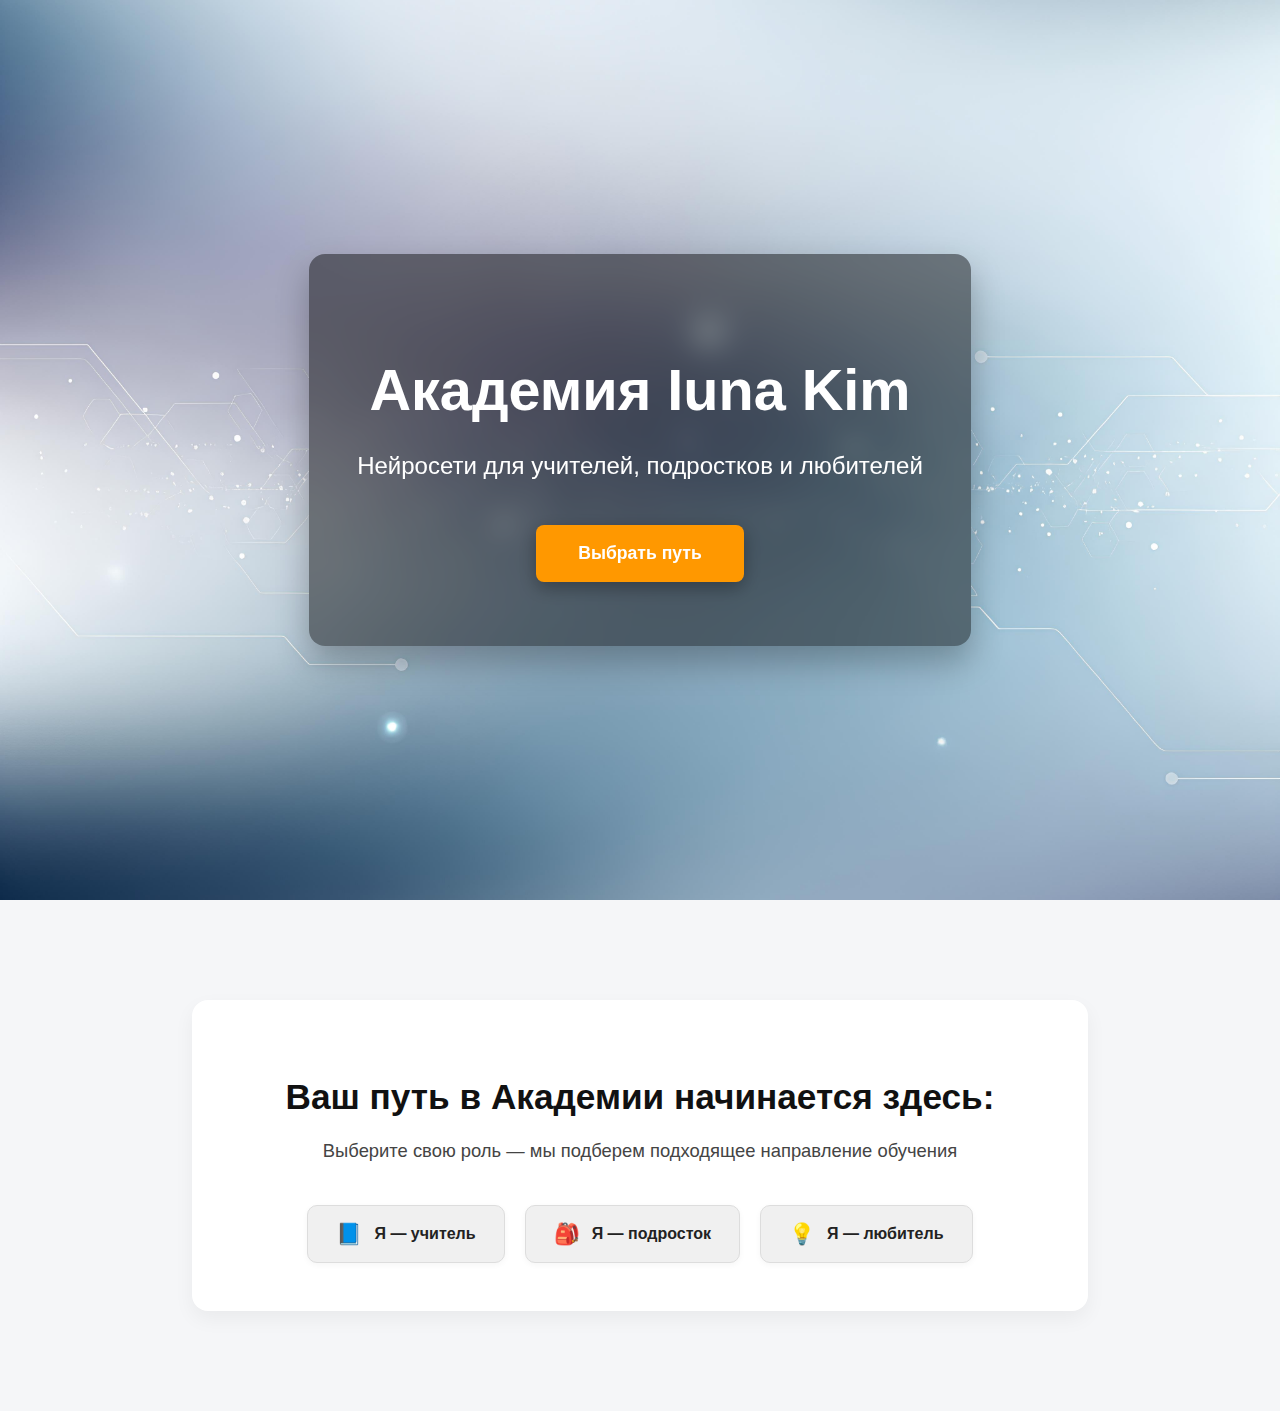
<file: index.html>
<!DOCTYPE html>
<html lang="ru">
<head>
  <meta charset="UTF-8">
  <title>Академия Iuna Kim</title>
  <link rel="stylesheet" href="style.css">
</head>
<body>
  <div class="hero">
    <div class="overlay">
      <h1>Академия Iuna Kim</h1>
<p>Нейросети для учителей, подростков и любителей</p>
      <a href="#audiences" class="start-btn">Выбрать путь</a>
    </div>
  </div>
  <section id="audiences">
    <div class="audience-container">
      <h2>Ваш путь в Академии начинается здесь:</h2>
      <p>Выберите свою роль — мы подберем подходящее направление обучения</p>
  
      <div class="cta-buttons">
        <a href="teachers.html" class="audience-btn">
          <span class="icon">📘</span> Я — учитель
        </a>
        <a href="teens.html" class="audience-btn">
          <span class="icon">🎒</span> Я — подросток
        </a>
        <a href="explore.html" class="audience-btn">
          <span class="icon">💡</span> Я — любитель
        </a>
      </div>
    </div>
  </section>  
</body>
</html>
</file>
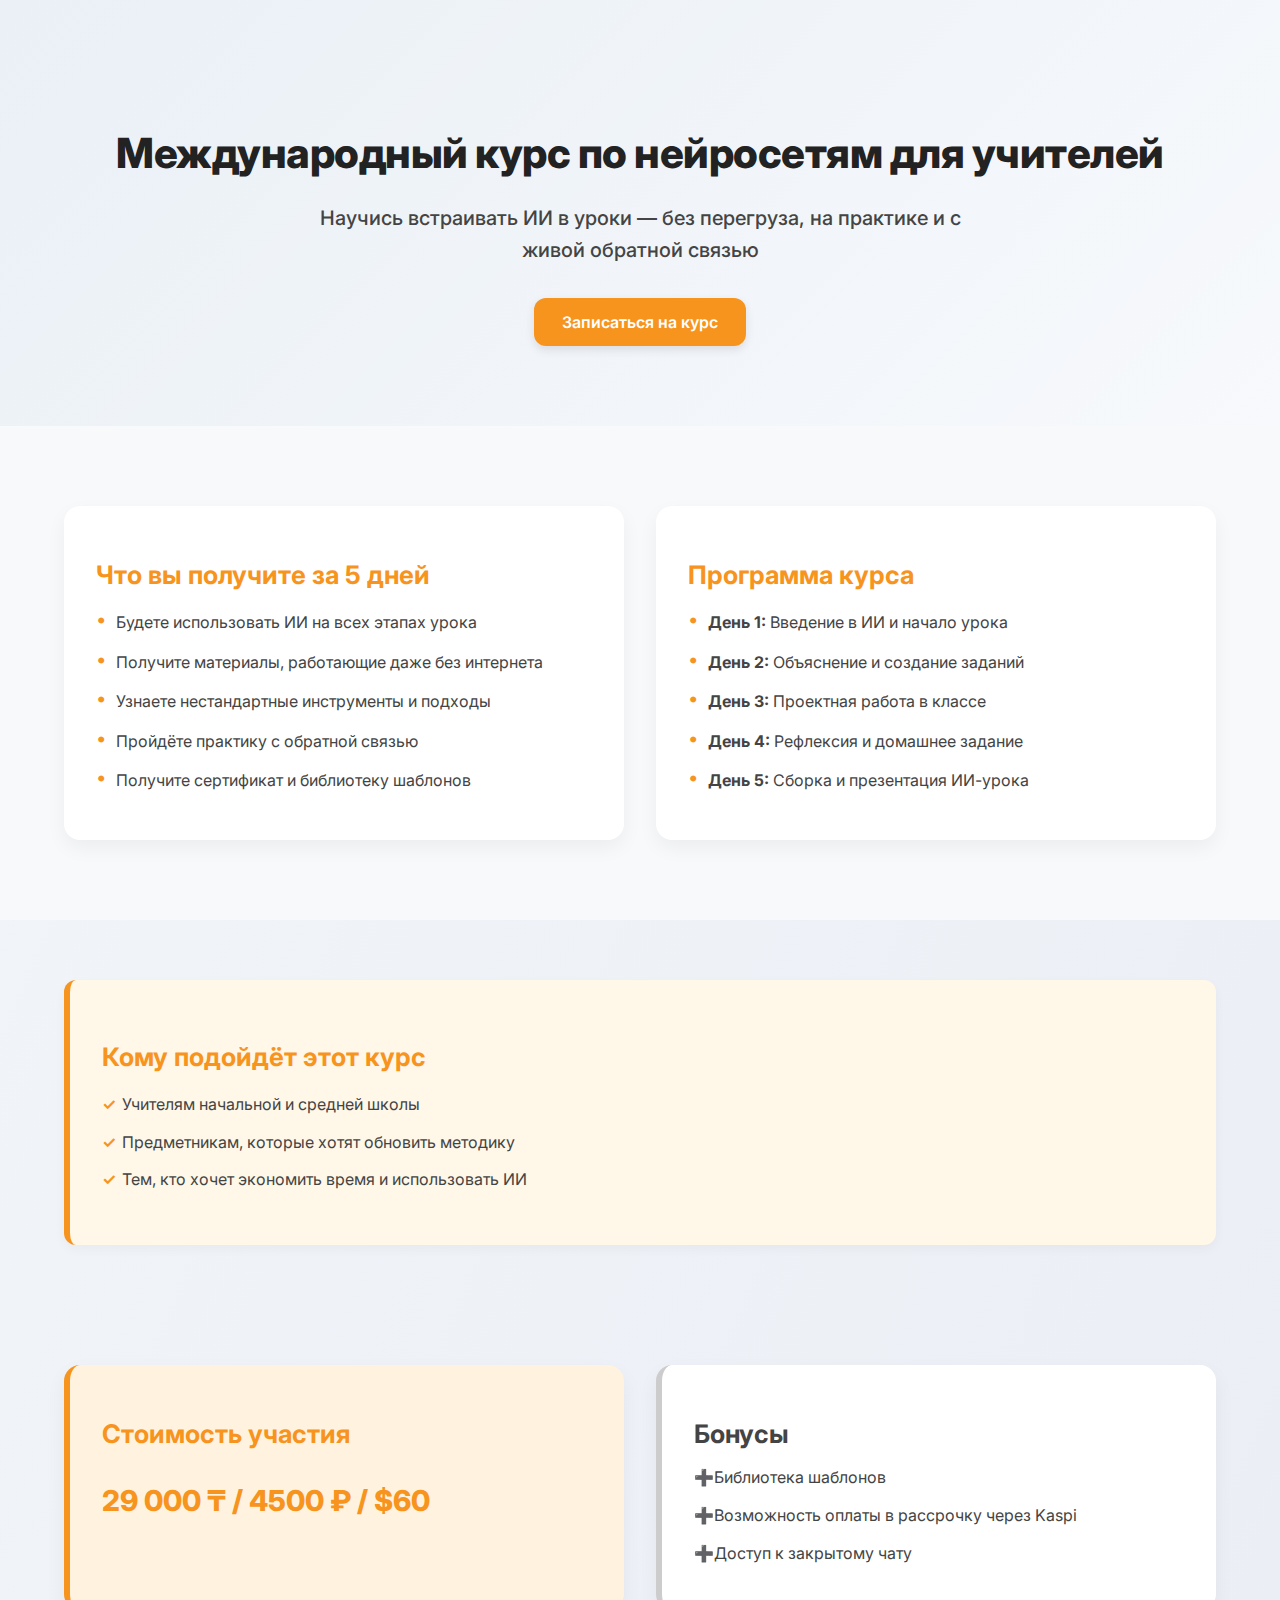
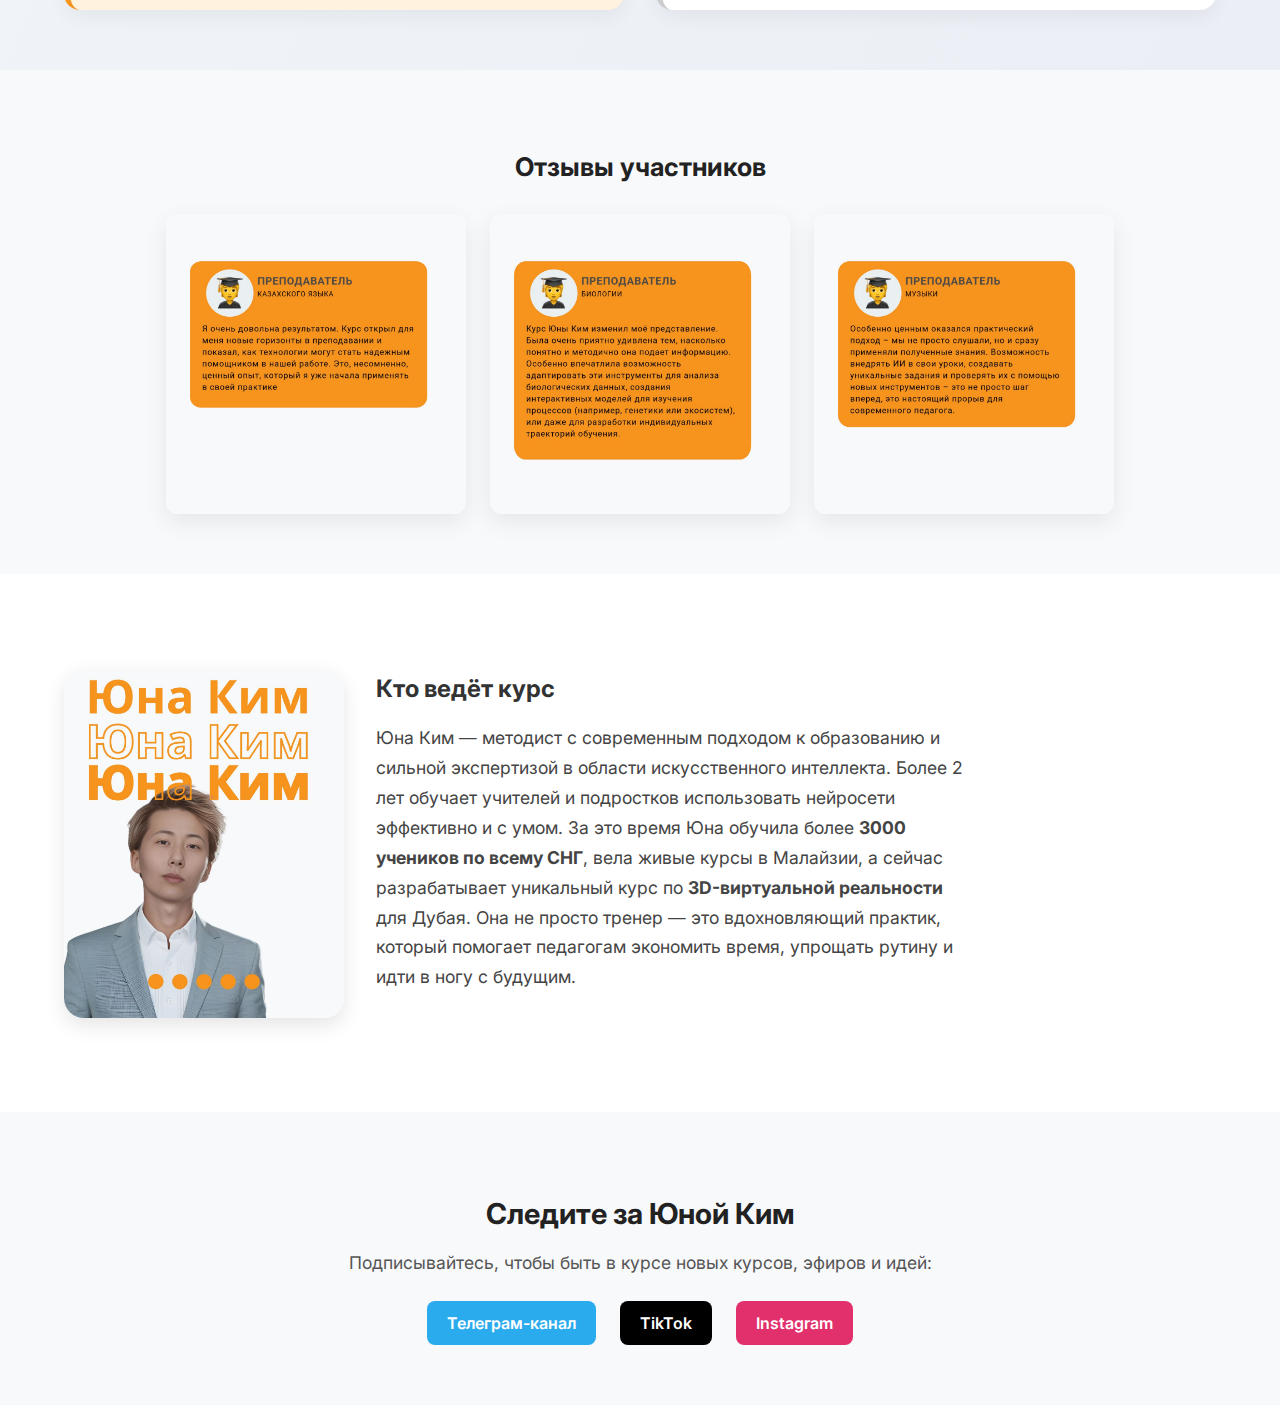
<file: teachers.html>
<!DOCTYPE html>
<html lang="ru">
<head>
  <meta charset="UTF-8" />
  <meta name="viewport" content="width=device-width, initial-scale=1.0" />
  <title>Международный курс по нейросетям</title>
  <link rel="stylesheet" href="style.css" />
  <link rel="preconnect" href="https://fonts.googleapis.com">
  <link rel="preconnect" href="https://fonts.gstatic.com" crossorigin>
  <link href="https://fonts.googleapis.com/css2?family=Inter:wght@400;600;700;800&display=swap" rel="stylesheet">
</head>
<body>

  <!-- Hero Section -->
  <section class="teacher-hero">
    <div class="hero-content">
      <h1>Международный курс по нейросетям для учителей</h1>
      <p>Научись встраивать ИИ в уроки — без перегруза, на практике и с живой обратной связью</p>
      <a href="https://wtsp.cc/77021032054" class="cta-button" target="_blank">Записаться на курс</a>
    </div>
  </section>
  <section class="teacher-grid">
    <div class="grid-left">
  
      <!-- Блок 2: Что вы получите -->
      <div class="course-benefits">
        <h2>Что вы получите за 5 дней</h2>
        <ul>
          <li>Будете использовать ИИ на всех этапах урока</li>
          <li>Получите материалы, работающие даже без интернета</li>
          <li>Узнаете нестандартные инструменты и подходы</li>
          <li>Пройдёте практику с обратной связью</li>
          <li>Получите сертификат и библиотеку шаблонов</li>
        </ul>
      </div>
  
    </div>
  
    <div class="grid-right">
  
      <!-- Блок 3: Программа курса -->
      <div class="course-program">
        <h2>Программа курса</h2>
        <ul>
          <li><strong>День 1:</strong> Введение в ИИ и начало урока</li>
          <li><strong>День 2:</strong> Объяснение и создание заданий</li>
          <li><strong>День 3:</strong> Проектная работа в классе</li>
          <li><strong>День 4:</strong> Рефлексия и домашнее задание</li>
          <li><strong>День 5:</strong> Сборка и презентация ИИ-урока</li>
        </ul>
      </div>
  
    </div>
  </section>
  <!-- Блок 4: Для кого курс -->
<section class="course-for-accent">
    <h2>Кому подойдёт этот курс</h2>
    <ul>
      <li>Учителям начальной и средней школы</li>
      <li>Предметникам, которые хотят обновить методику</li>
      <li>Тем, кто хочет экономить время и использовать ИИ</li>
    </ul>
  </section>
<!-- Секция: Стоимость и бонусы -->
<section class="course-price-bonuses">
    <div class="course-price">
      <h2>Стоимость участия</h2>
      <p class="price-tag">29 000 ₸ / 4500 ₽ / $60</p>
    </div>
  
    <div class="course-bonuses">
      <h2>Бонусы</h2>
      <ul>
        <li>Библиотека шаблонов</li>
        <li>Возможность оплаты в рассрочку через Kaspi</li>
        <li>Доступ к закрытому чату</li>
      </ul>
    </div>
  </section>
  <section class="course-reviews">
    <h2>Отзывы участников</h2>
    <div class="review-grid">
      <img src="assets/images/review1.jpg" alt="Отзыв 1">
      <img src="assets/images/review2.jpg" alt="Отзыв 2">
      <img src="assets/images/review3.jpg" alt="Отзыв 3">
    </div>
  </section>  
  <section class="course-author">
    <div class="author-wrapper">
      <img src="assets/images/yuna.jpg" alt="Юна Ким — автор курса" class="author-photo">
      <div class="author-text">
        <h2>Кто ведёт курс</h2>
        <p>
          Юна Ким — методист с современным подходом к образованию и сильной экспертизой в области искусственного интеллекта. 
          Более 2 лет обучает учителей и подростков использовать нейросети эффективно и с умом. 
          За это время Юна обучила более <strong>3000 учеников по всему СНГ</strong>, вела живые курсы в Малайзии, 
          а сейчас разрабатывает уникальный курс по <strong>3D-виртуальной реальности</strong> для Дубая. 
          Она не просто тренер — это вдохновляющий практик, который помогает педагогам экономить время, упрощать рутину 
          и идти в ногу с будущим.
        </p>
      </div>
    </div>
  </section>  
  <section class="teacher-socials">
    <h2>Следите за Юной Ким</h2>
    <p>Подписывайтесь, чтобы быть в курсе новых курсов, эфиров и идей:</p>
    <div class="social-links">
      <a href="https://t.me/neurosetipedagogika" target="_blank" class="social-link telegram">Телеграм-канал</a>
      <a href="https://www.tiktok.com/@a.m.teacher?_t=ZM-8yXx4GwBMSU&_r=1" target="_blank" class="social-link tiktok">TikTok</a>
      <a href="https://t.me/c/1850054946/1953" target="_blank" class="social-link instagram">Instagram</a>
    </div>
  </section>
  
</body>
</html>
</file>
<file: style.css>
@import url('https://fonts.googleapis.com/css2?family=Montserrat:wght@300;400;600;700&display=swap');

body, html {
  margin: 0;
  padding: 0;
  font-family: 'Montserrat', sans-serif;
  scroll-behavior: smooth;
  color: #ffffff;
}

/* Фон */
.hero {
  background: url('assets/bg.jpg') no-repeat center center/cover;
  height: 100vh;
  position: relative;
  display: flex;
  align-items: center;
  justify-content: center;
}

/* Центральный блок */
.overlay {
  background: rgba(0, 0, 0, 0.45);
  backdrop-filter: blur(14px);
  -webkit-backdrop-filter: blur(14px);
  padding: 64px 48px;
  text-align: center;
  border-radius: 16px;
  max-width: 760px;
  box-shadow: 0 16px 32px rgba(0, 0, 0, 0.25);
}

/* Заголовок */
h1 {
  font-size: 3.6rem;
  font-weight: 800;
  margin-bottom: 24px;
  color: #ffffff;
}

/* Подзаголовок */
p {
  font-size: 1.5rem;
  font-weight: 400;
  line-height: 1.6;
  color: #ffffff;
  margin-bottom: 40px;
}

/* Кнопка */
.start-btn {
  padding: 18px 42px;
  background-color: #ff9800; /* насыщённый оранжевый */
  color: #ffffff;
  text-decoration: none;
  font-weight: 600;
  font-size: 1.1rem;
  border: none;
  border-radius: 8px;
  transition: all 0.3s ease;
  box-shadow: 0 6px 18px rgba(0, 0, 0, 0.3);
  display: inline-block;
}

.start-btn:hover {
  background-color: #e38900;
  transform: translateY(-2px);
  box-shadow: 0 8px 20px rgba(0, 0, 0, 0.35);
}
#audiences {
  background-color: #f5f6f8;
  padding: 100px 20px;
  text-align: center;
  color: #222;
}

.audience-container {
  max-width: 800px;
  margin: 0 auto;
  padding: 48px;
  background: #ffffff;
  border-radius: 16px;
  box-shadow: 0 8px 20px rgba(0, 0, 0, 0.05);
}

#audiences h2 {
  font-size: 2.2rem;
  font-weight: 700;
  margin-bottom: 10px;
  color: #111;
}

#audiences p {
  font-size: 1.15rem;
  color: #444;
  margin-bottom: 40px;
  line-height: 1.6;
}

.cta-buttons {
  display: flex;
  justify-content: center;
  flex-wrap: wrap;
  gap: 20px;
}

.audience-btn {
  background-color: #f0f0f0;
  color: #222;
  padding: 16px 28px;
  border-radius: 10px;
  font-weight: 600;
  font-size: 1rem;
  text-decoration: none;
  display: flex;
  align-items: center;
  gap: 12px;
  border: 1px solid #ddd;
  transition: all 0.3s ease;
  box-shadow: 0 2px 6px rgba(0, 0, 0, 0.04);
}

.audience-btn:hover {
  background-color: #ff9800;
  color: #ffffff;
  border-color: #ff9800;
  transform: translateY(-2px);
  box-shadow: 0 8px 24px rgba(255, 152, 0, 0.2);
}

.audience-btn:hover .icon {
  color: #ffffff;
}

.icon {
  font-size: 1.3rem;
  transition: color 0.3s ease;
}
/* Базовый стиль для страницы */
body {
  margin: 0;
  padding: 0;
  font-family: 'Inter', sans-serif;
  background: linear-gradient(to bottom right, #f2f5f9, #e9ecf3);
  color: #333333;
}

/* HERO-БЛОК */
.teacher-hero {
  padding: 100px 20px 80px;
  text-align: center;
  background: linear-gradient(135deg, #eaf0f6, #f7f9fc);
}

/* Главный заголовок */
.teacher-hero h1 {
  font-size: 2.6rem;
  font-weight: 800;
  color: #222222;
  margin-bottom: 24px;
  letter-spacing: -0.5px;
}

/* Подзаголовок */
.teacher-hero p {
  font-size: 1.25rem;
  font-weight: 500;
  color: #444444;
  margin-bottom: 36px;
  max-width: 700px;
  margin-left: auto;
  margin-right: auto;
  line-height: 1.6;
}

/* Кнопка */
.cta-button {
  background-color: #f7941e;
  color: white;
  padding: 14px 32px;
  font-size: 1rem;
  border-radius: 12px;
  text-decoration: none;
  font-weight: 600;
  box-shadow: 0 6px 18px rgba(0, 0, 0, 0.1);
  transition: all 0.25s ease-in-out;
}

.cta-button:hover {
  background-color: #e9820a;
  transform: translateY(-1px);
  box-shadow: 0 8px 22px rgba(0, 0, 0, 0.15);
}
.teacher-grid {
  display: flex;
  flex-wrap: wrap;
  justify-content: center;
  gap: 32px;
  padding: 80px 5%;
  background-color: #f8f9fb;
}

.grid-left, .grid-right {
  flex: 1 1 480px;
  display: flex;
  flex-direction: column;
  gap: 32px;
}

.course-benefits,
.course-program {
  background: #ffffff;
  border-radius: 16px;
  padding: 32px;
  box-shadow: 0 8px 20px rgba(0, 0, 0, 0.05);
  transition: box-shadow 0.3s ease;
}

.course-benefits:hover,
.course-program:hover {
  box-shadow: 0 12px 24px rgba(0, 0, 0, 0.08);
}

.course-benefits h2,
.course-program h2 {
  font-size: 1.6rem;
  font-weight: 700;
  margin-bottom: 20px;
  color: #f7941e;
}

.course-benefits ul,
.course-program ul {
  list-style: none;
  padding: 0;
  margin: 0;
}

.course-benefits li,
.course-program li {
  position: relative;
  padding-left: 20px;
  margin-bottom: 14px;
  color: #444;
  font-size: 1rem;
  line-height: 1.6;
}

.course-benefits li::before,
.course-program li::before {
  content: '•';
  position: absolute;
  left: 0;
  top: 0;
  color: #f7941e;
  font-size: 1.2rem;
  line-height: 1;
}
.course-for-accent {
  background: #fff7e8; /* тёплый бледно-оранжевый */
  padding: 40px 32px;
  border-left: 6px solid #f7941e;
  border-radius: 12px;
  margin: 60px 5%;
  box-shadow: 0 4px 12px rgba(0, 0, 0, 0.04);
}

.course-for-accent h2 {
  font-size: 1.6rem;
  font-weight: 700;
  color: #f7941e;
  margin-bottom: 20px;
}

.course-for-accent ul {
  list-style: none;
  padding: 0;
  margin: 0;
}

.course-for-accent li {
  font-size: 1rem;
  line-height: 1.6;
  margin-bottom: 12px;
  color: #444;
  position: relative;
  padding-left: 20px;
}

.course-for-accent li::before {
  content: "✓";
  position: absolute;
  left: 0;
  color: #f7941e;
  font-weight: bold;
}
.course-price-bonuses {
  display: flex;
  flex-wrap: wrap;
  gap: 32px;
  padding: 60px 5%;
  justify-content: center;
}

.course-price,
.course-bonuses {
  flex: 1 1 380px;
  padding: 32px;
  border-radius: 16px;
  box-shadow: 0 8px 20px rgba(0, 0, 0, 0.05);
}

/* Стоимость */
.course-price {
  background-color: #fff3e0;
  border-left: 6px solid #f7941e;
}

.course-price h2 {
  font-size: 1.6rem;
  font-weight: 700;
  color: #f7941e;
  margin-bottom: 16px;
}

.price-tag {
  font-size: 1.8rem;
  font-weight: 800;
  color: #f7941e;
}

/* Бонусы */
.course-bonuses {
  background-color: #ffffff;
  border-left: 6px solid #ccc;
}

.course-bonuses h2 {
  font-size: 1.6rem;
  font-weight: 700;
  color: #444;
  margin-bottom: 16px;
}

.course-bonuses ul {
  list-style: none;
  padding-left: 0;
  margin: 0;
}

.course-bonuses li {
  font-size: 1rem;
  line-height: 1.6;
  margin-bottom: 12px;
  color: #444;
  position: relative;
  padding-left: 20px;
}

.course-bonuses li::before {
  content: "➕";
  position: absolute;
  left: 0;
  color: #888;
  font-weight: bold;
}
.course-reviews {
  padding: 60px 5%;
  text-align: center;
  background-color: #f8f9fb;
}

.course-reviews h2 {
  font-size: 1.6rem;
  font-weight: 700;
  color: #222;
  margin-bottom: 32px;
}

.review-grid {
  display: flex;
  flex-wrap: wrap;
  gap: 24px;
  justify-content: center;
}

.review-grid img {
  max-width: 300px;
  width: 100%;
  height: auto;
  border-radius: 12px;
  box-shadow: 0 8px 24px rgba(0, 0, 0, 0.08);
}
.course-author {
  padding: 80px 5%;
  background-color: #fff;
  color: #333;
}

.author-wrapper {
  display: flex;
  gap: 32px;
  align-items: center;
  flex-wrap: wrap;
}

.author-photo {
  width: 280px;
  border-radius: 20px;
  box-shadow: 0 8px 20px rgba(0, 0, 0, 0.1);
  flex-shrink: 0;
}

.author-text {
  flex: 1;
  max-width: 600px;
}

.author-text p {
  font-size: 1.1rem;
  line-height: 1.7;
  color: #444;
}
.teacher-socials {
  text-align: center;
  padding: 60px 20px;
  background-color: #f8f9fb;
}

.teacher-socials h2 {
  font-size: 1.8rem;
  color: #222;
  margin-bottom: 16px;
}

.teacher-socials p {
  font-size: 1.1rem;
  color: #555;
  margin-bottom: 24px;
}

.social-links {
  display: flex;
  justify-content: center;
  gap: 24px;
  flex-wrap: wrap;
}

.social-link {
  text-decoration: none;
  font-weight: 600;
  padding: 12px 20px;
  border-radius: 8px;
  color: white;
  transition: background 0.3s ease;
}

.social-link.telegram {
  background-color: #2aabee;
}

.social-link.tiktok {
  background-color: #000000;
}

.social-link.instagram {
  background-color: #e1306c;
}

.social-link:hover {
  opacity: 0.85;
}

.coming-soon {
  padding: 120px 20px;
  text-align: center;
  background: linear-gradient(to right, #eaf0f6, #f7f9fc);
  color: #333;
}

.coming-wrapper h1 {
  font-size: 2rem;
  font-weight: 700;
  margin-bottom: 16px;
  color: #222;
}

.coming-wrapper p {
  font-size: 1.2rem;
  line-height: 1.6;
  color: #444;
}
/* БАЗОВЫЕ СТИЛИ */
body {
  margin: 0;
  font-family: 'Inter', sans-serif;
  background: linear-gradient(to bottom right, #f2f5f9, #e9ecf3);
  color: #333333;
}

/* HERO-СЕКЦИЯ */
.teacher-hero {
  padding: 100px 20px 80px;
  text-align: center;
  background: linear-gradient(135deg, #eaf0f6, #f7f9fc);
}

.teacher-hero h1 {
  font-size: 2.6rem;
  font-weight: 800;
  color: #222222;
  margin-bottom: 24px;
  letter-spacing: -0.5px;
}

.teacher-hero p {
  font-size: 1.25rem;
  color: #444444;
  margin-bottom: 32px;
}

/* КНОПКА CTA */
.cta-button {
  background-color: #f7941e;
  color: white;
  text-decoration: none;
  padding: 14px 28px;
  border-radius: 12px;
  font-weight: 600;
  font-size: 1rem;
  transition: all 0.3s ease-in-out;
  display: inline-block;
  box-shadow: 0 4px 10px rgba(0,0,0,0.1);
}

.cta-button:hover {
  background-color: #e37a00;
  box-shadow: 0 6px 16px rgba(0, 0, 0, 0.15);
}

/* FREE LESSON BLOCK */
.free-lesson {
  background-color: #fffdf5;
  padding: 80px 20px;
  text-align: center;
}

.free-lesson-wrapper {
  max-width: 800px;
  margin: 0 auto;
}

.free-lesson h2 {
  font-size: 1.8rem;
  color: #f7941e;
  font-weight: 700;
  margin-bottom: 16px;
}

.free-lesson p {
  font-size: 1.2rem;
  color: #444;
  margin-bottom: 24px;
}
.teacher-socials {
  text-align: center;
  padding: 60px 20px;
  background-color: #f8f9fb;
}

.teacher-socials h2 {
  font-size: 1.8rem;
  color: #222;
  margin-bottom: 16px;
}

.teacher-socials p {
  font-size: 1.1rem;
  color: #555;
  margin-bottom: 24px;
}

.social-links {
  display: flex;
  justify-content: center;
  gap: 24px;
  flex-wrap: wrap;
}

.social-link {
  text-decoration: none;
  font-weight: 600;
  padding: 12px 20px;
  border-radius: 8px;
  color: white;
  transition: background 0.3s ease;
}

.social-link.telegram {
  background-color: #2aabee;
}

.social-link.tiktok {
  background-color: #000000;
}

.social-link.instagram {
  background-color: #e1306c;
}

.social-link:hover {
  opacity: 0.85;
}
</file>
